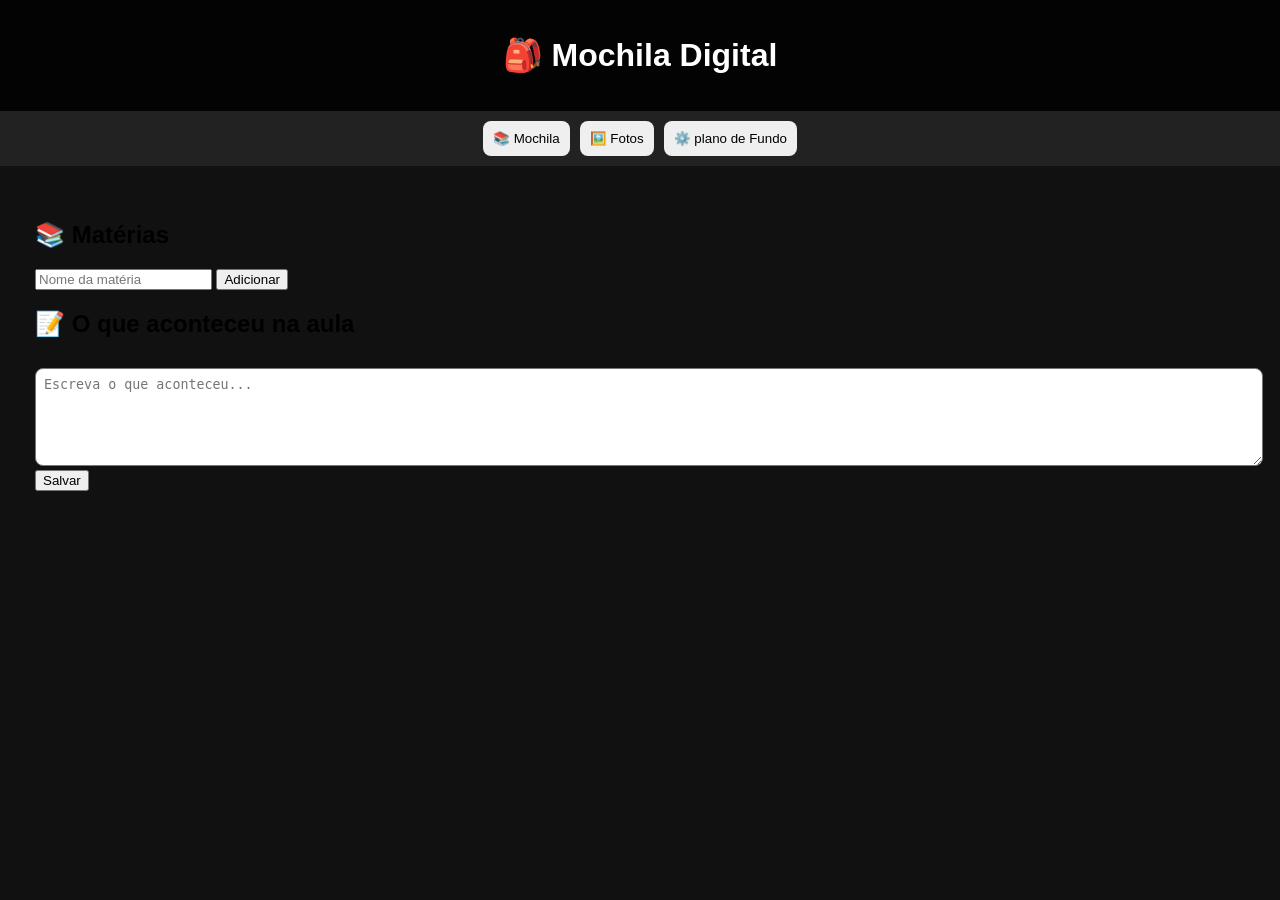
<file: index.html>
<!DOCTYPE html>
<html lang="pt-br">
<head>
  <meta charset="UTF-8">
  <meta name="viewport" content="width=device-width, initial-scale=1.0">
  <title>Mochila Digital</title>
  <style>
    body {
      font-family: Arial, sans-serif;
      margin: 0;
      padding: 0;
      transition: 0.3s;
      background: #111;
      color: #000;
    }

    header {
      background: rgba(0,0,0,0.85);
      color: white;
      padding: 15px;
      text-align: center;
    }

    .menu {
      display: flex;
      justify-content: center;
      gap: 10px;
      background: #222;
      padding: 10px;
    }

    .menu button {
      padding: 10px;
      border: none;
      cursor: pointer;
      border-radius: 8px;
    }

    .container {
      padding: 20px;
    }

    .aba {
      display: none;
    }

    .ativa {
      display: block;
    }

    .materia, .nota {
      background: rgba(255,255,255,0.9);
      padding: 10px;
      margin: 10px 0;
      border-radius: 10px;
    }

    img {
      max-width: 120px;
      margin: 5px;
      border-radius: 10px;
    }

    #materias {
      min-height: 300px;
      padding: 15px;
      border-radius: 12px;
      background-size: cover;
      background-position: center;
      transition: 0.3s;
    }

    textarea {
      width: 100%;
      height: 80px;
      margin-top: 10px;
      border-radius: 8px;
      padding: 8px;
    }
  </style>
</head>
<body>

<header>
  <h1>🎒 Mochila Digital</h1>
</header>

<div class="menu">
  <button onclick="trocarAba('materias')">📚 Mochila</button>
  <button onclick="trocarAba('fotos')">🖼️ Fotos</button>
  <button onclick="trocarAba('config')">⚙️ plano de Fundo</button>
</div>

<div class="container">

  <!-- ABA MOCHILA -->
  <div id="materias" class="aba ativa">
    <h2>📚 Matérias</h2>

    <input type="text" id="materiaInput" placeholder="Nome da matéria">
    <button onclick="addMateria()">Adicionar</button>

    <div id="listaMaterias"></div>

    <h2>📝 O que aconteceu na aula</h2>
    <textarea id="notaInput" placeholder="Escreva o que aconteceu..."></textarea>
    <button onclick="addNota()">Salvar</button>

    <div id="listaNotas"></div>
  </div>

  <!-- ABA FOTOS -->
  <div id="fotos" class="aba">
    <h2>🖼️ Fotos</h2>
    <input type="file" id="fotoInput" accept="image/*">
    <button onclick="addFoto()">Adicionar</button>

    <div id="galeria"></div>
  </div>

  <!-- ABA CONFIG -->
  <div id="config" class="aba">
    <h2>⚙️ Plano de Fundo (somente mochila)</h2>
    <input type="file" accept="image/*" onchange="changeBackground(event)">
  </div>

</div>

<script>
  function trocarAba(nome) {
    document.querySelectorAll('.aba').forEach(el => el.classList.remove('ativa'));
    document.getElementById(nome).classList.add('ativa');
  }

  function addMateria() {
    const input = document.getElementById('materiaInput');
    if (!input.value) return;

    const div = document.createElement('div');
    div.className = 'materia';
    div.innerHTML = `<strong contenteditable="true">${input.value}</strong> <button onclick="this.parentElement.remove()">Excluir</button>`;

    document.getElementById('listaMaterias').appendChild(div);
    input.value = '';
  }

  function addNota() {
    const input = document.getElementById('notaInput');
    if (!input.value) return;

    const div = document.createElement('div');
    div.className = 'nota';
    div.textContent = input.value;

    document.getElementById('listaNotas').appendChild(div);
    input.value = '';
  }

  // plano de Fundo só na mochila (aba materias)
  function c hangeBackground(event) {
    const file = event.target.files[0];
    if (!file) return;

    const reader = new FileReader();
    reader.onload = function(e) {
      const el = document.getElementById('materias');
      el.style.backgroundImage = `url(${e.target.result})`;
      localStorage.setItem('bg', e.target.result);
    };
    reader.readAsDataURL(file);
  }

  function addFoto() {
    const input = document.getElementById('fotoInput');
    const file = input.files[0];
    if (!file) return;

    const reader = new FileReader();
    reader.onload = function(e) {
      const img = document.createElement('img');
      img.src = e.target.result;
      document.getElementById('galeria').appendChild(img);
    };
    reader.readAsDataURL(file);
    input.value = '';
  }

  window.onload = function() {
    const bg = localStorage.getItem('bg');
    if (bg) {
      document.getElementById('materias').style.backgroundImage = `url(${bg})`;
    }
  }
</script>

</body>
</html>
</file>
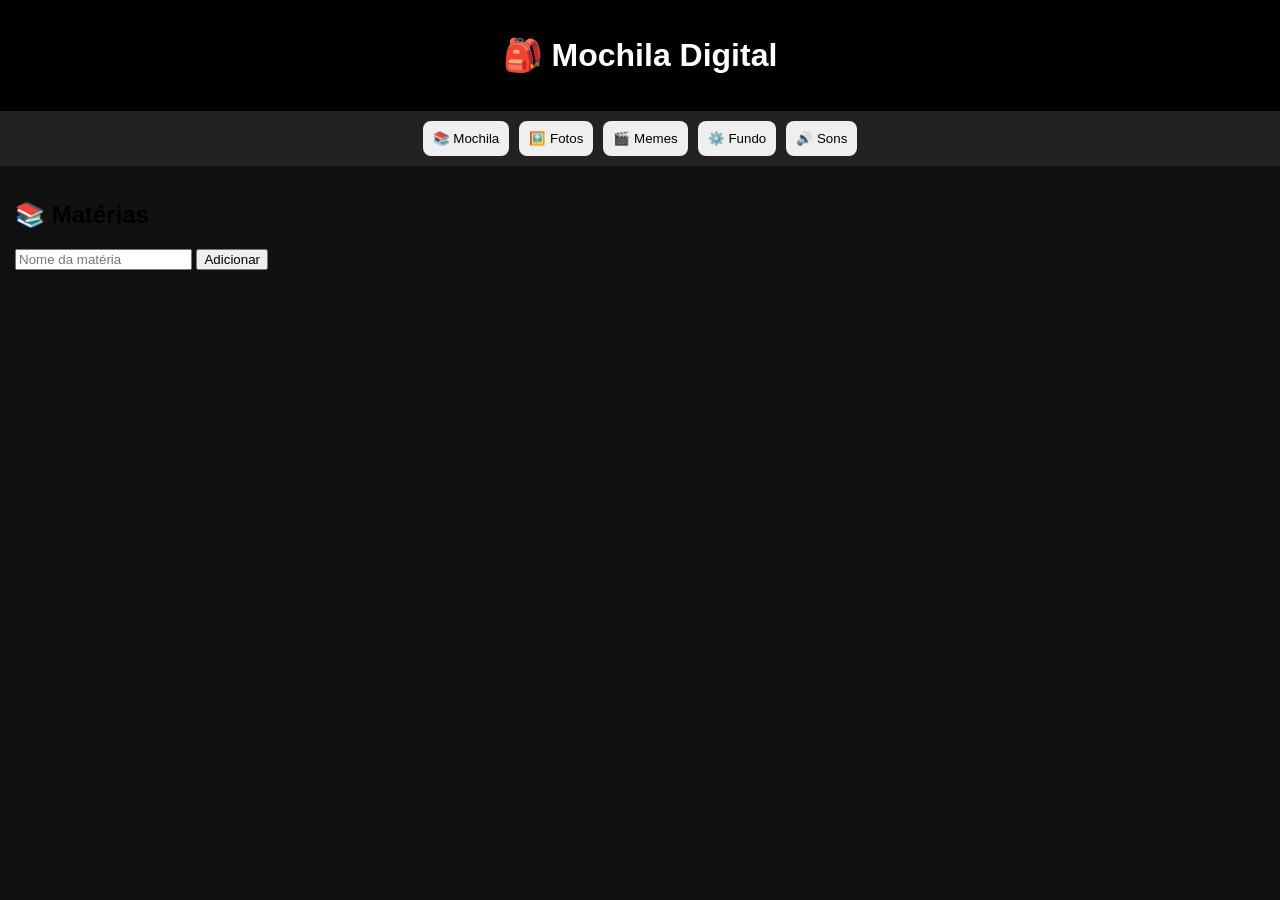
<file: lucas.html>
<!DOCTYPE html>
<html lang="pt-br">
<head>
<meta charset="UTF-8">
<meta name="viewport" content="width=device-width, initial-scale=1.0">
<title>Mochila Digital</title>

<style>
body{
  margin:0;
  font-family:Arial;
  background:#111;
  color:#000;
}

/* HEADER */
header{
  background:#000;
  color:white;
  text-align:center;
  padding:15px;
}

/* MENU */
.menu{
  display:flex;
  justify-content:center;
  gap:10px;
  background:#222;
  padding:10px;
}
.menu button{
  padding:10px;
  border:none;
  border-radius:8px;
  cursor:pointer;
}

/* ABAS */
.aba{display:none; padding:15px;}
.ativa{display:block;}

/* MOCHILA */
#materias{
  min-height:300px;
  background-size:cover;
  background-position:center;
  transition:0.3s;
}

/* BILHETE DE MATÉRIA */
.materia{
  background:white;
  padding:10px;
  margin:10px 0;
  border-radius:10px;
}
.materia textarea{
  width:100%;
  height:80px;
  border-radius:8px;
}

/* FOTOS */
img{
  max-width:120px;
  margin:5px;
  border-radius:10px;
}

/* MEMES FEED (TIKTOK STYLE) */
#feed{
  height:100vh;
  overflow-y:scroll;
  scroll-snap-type:y mandatory;
}

.item{
  height:100vh;
  scroll-snap-align:start;
  display:flex;
  justify-content:center;
  align-items:center;
  background:black;
}

.item img, .item video{
  max-width:100%;
  max-height:100%;
}

/* BOTÃO FIXO MEME */
.uploadMeme{
  position:fixed;
  bottom:20px;
  right:20px;
  padding:10px;
  border-radius:10px;
}
</style>
</head>

<body>

<header>
<h1>🎒 Mochila Digital</h1>
</header>

<div class="menu">
<button onclick="trocar('materias')">📚 Mochila</button>
<button onclick="trocar('fotos')">🖼️ Fotos</button>
<button onclick="trocar('memes')">🎬 Memes</button>
<button onclick="trocar('config')">⚙️ Fundo</button>
<!-- BOTÃO SONS -->
<button onclick="toggleSom()">🔊 Sons</button>
</div>

<div id="materias" class="aba ativa">

<h2>📚 Matérias</h2>

<input id="materiaNome" placeholder="Nome da matéria">
<button onclick="addMateria()">Adicionar</button>

<div id="listaMaterias"></div>

</div>

<!-- FOTOS -->
<div id="fotos" class="aba">
<h2>🖼️ Fotos</h2>
<input type="file" id="fotoInput" accept="image/*">
<button onclick="addFoto()">Adicionar</button>
<div id="galeria"></div>
</div>

<!-- MEMES -->
<div id="memes" class="aba">

<h2>🎬 Feed de Memes</h2>

<div id="feed"></div>

<input type="file" id="memeInput" accept="image/*,video/*">
<button class="uploadMeme" onclick="addMeme()">➕</button>

</div>

<!-- CONFIG -->
<div id="config" class="aba">
<h2>⚙️ Fundo da Mochila</h2>
<input type="file" accept="image/*" onchange="bg(event)">
</div>

<script>

function trocar(id){
  document.querySelectorAll('.aba').forEach(a=>a.classList.remove('ativa'));
  document.getElementById(id).classList.add('ativa');
}

/* =========================
   MATÉRIAS COMO BILHETE
========================= */
function addMateria(){
  const nome = document.getElementById('materiaNome');
  if(!nome.value) return;

  const div = document.createElement('div');
  div.className="materia";

  div.innerHTML=`
    <h3 contenteditable="true">${nome.value}</h3>
    <textarea placeholder="Escreva o que aconteceu na aula..."></textarea>
    <button onclick="this.parentElement.remove()">🗑️ Excluir</button>
  `;

  document.getElementById('listaMaterias').appendChild(div);
  nome.value="";
}

/* =========================
   FOTOS
========================= */
function addFoto(){
  const input=document.getElementById('fotoInput');
  const file=input.files[0];
  if(!file) return;

  const r=new FileReader();
  r.onload=e=>{
    const img=document.createElement('img');
    img.src=e.target.result;
    document.getElementById('galeria').appendChild(img);
  }
  r.readAsDataURL(file);
}

/* =========================
   MEMES TIKTOK STYLE
========================= */
function addMeme(){
  const input=document.getElementById('memeInput');
  const file=input.files[0];
  if(!file) return;

  const r=new FileReader();
  r.onload=e=>{
    const div=document.createElement('div');
    div.className="item";

    if(file.type.startsWith("video")){
      div.innerHTML=`<video src="${e.target.result}" controls autoplay loop></video>`;
    } else {
      div.innerHTML=`<img src="${e.target.result}">`;
    }

    document.getElementById('feed').appendChild(div);
  }

  r.readAsDataURL(file);
  input.value="";
}

/* =========================
   FUNDO
========================= */
function bg(e){
  const file=e.target.files[0];
  const r=new FileReader();

  r.onload=ev=>{
    document.getElementById('materias').style.backgroundImage=`url(${ev.target.result})`;
    localStorage.setItem('bg',ev.target.result);
  }

  r.readAsDataURL(file);
}

window.onload=()=>{
  const bg=localStorage.getItem('bg');
  if(bg){
    document.getElementById('materias').style.backgroundImage=`url(${bg})`;
  }
}

/* =========================
   SONS POR TECLA
========================= */
let somLigado = true;

// liga/desliga som
function toggleSom(){
  somLigado = !somLigado;
  alert("Sons: " + (somLigado ? "LIGADO 🔊" : "DESLIGADO 🔇"));
}

// sons por tecla (adicione seus arquivos mp3 na mesma pasta)
const sons = {
  "l": "mario_jump.mp3",
  "i": "sonic_hit.mp3",
  "f": "roblox_damage.mp3",
  "a": "boing.mp3",
  "s": "fail.mp3",
  "d": "coin.mp3",
  "j": "pop.mp3",
  "k": "laser.mp3",
  "p": "punch.mp3"
};

// toca som
function tocarSom(tecla){
  if(!somLigado) return;

  tecla = tecla.toLowerCase();

  if(sons[tecla]){
    const audio = new Audio(sons[tecla]);
    audio.play().catch(()=>somFallback());
  } else {
    somFallback();
  }
}

// fallback som engraçado
function somFallback(){
  if(!somLigado) return;

  const ctx = new (window.AudioContext || window.webkitAudioContext)();
  const osc = ctx.createOscillator();
  const gain = ctx.createGain();

  osc.type = "square";
  osc.frequency.value = 150 + Math.random()*800;

  gain.gain.value = 0.08;

  osc.connect(gain);
  gain.connect(ctx.destination);

  osc.start();
  osc.stop(ctx.currentTime + 0.12);
}

// captura teclado
document.addEventListener("keydown", (e)=>{
  tocarSom(e.key);
});

</script>

</body>
</html>
</file>
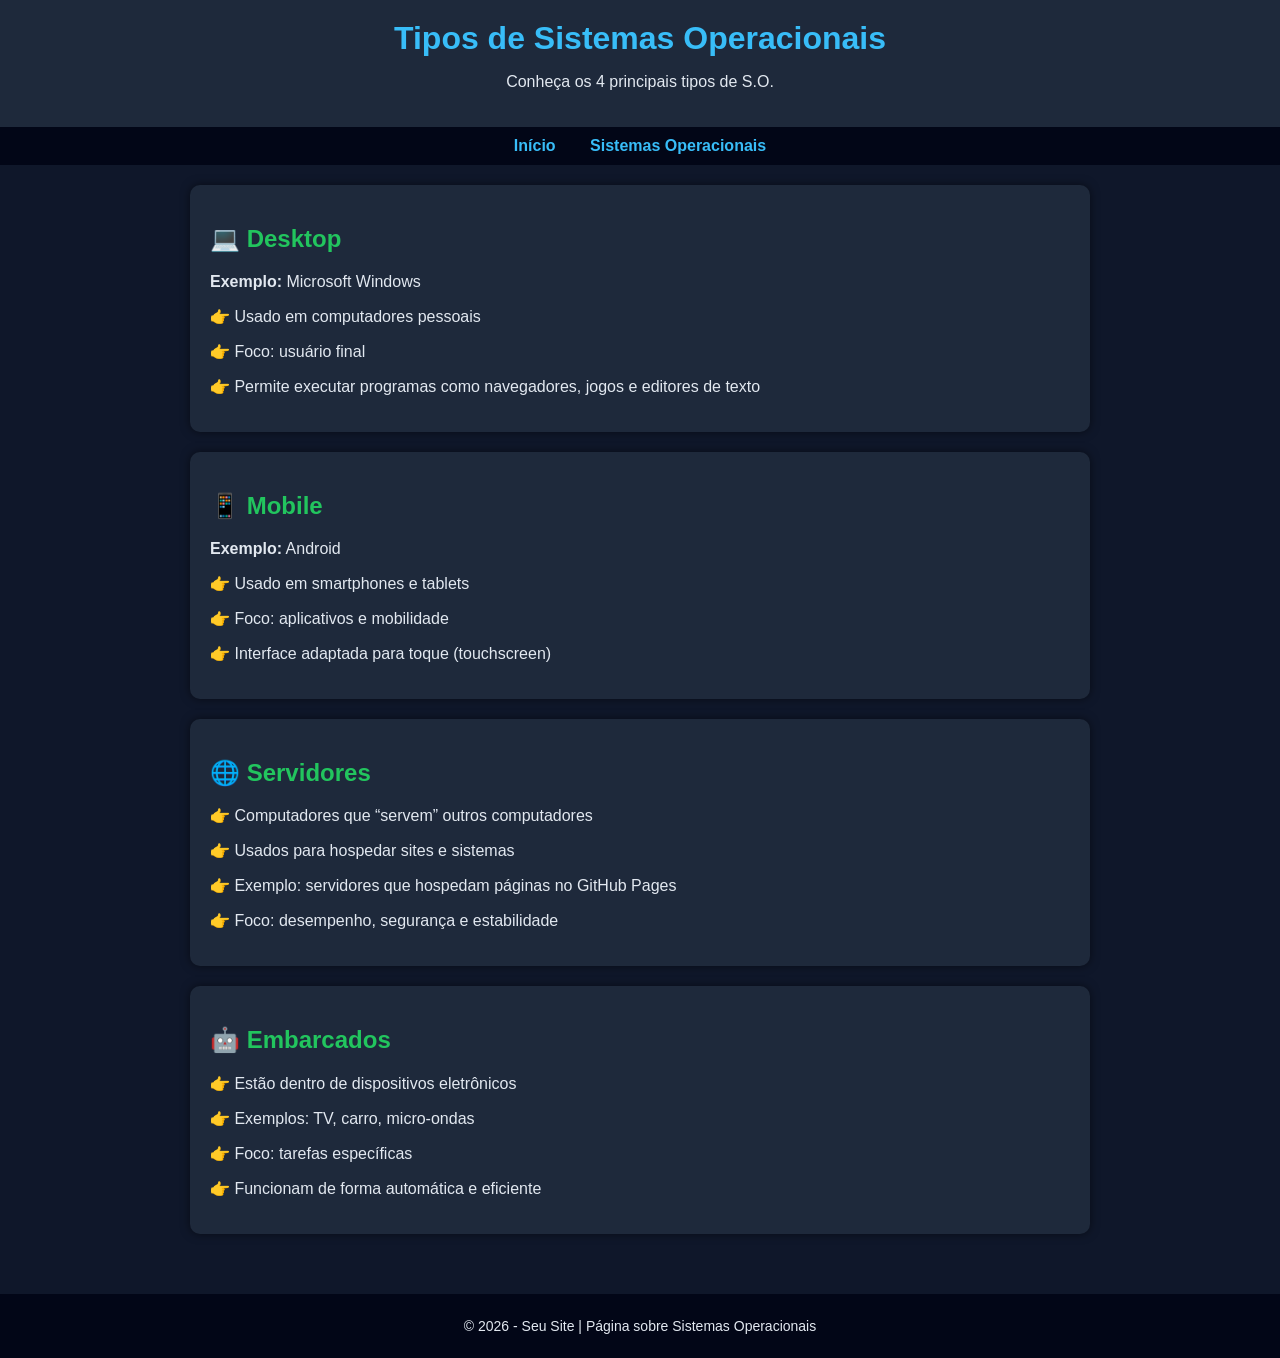
<file: negao.html>
<!DOCTYPE html>
<html lang="pt-BR">
<head>
    <meta charset="UTF-8">
    <meta name="viewport" content="width=device-width, initial-scale=1.0">
    <title>Tipos de Sistemas Operacionais</title>
    <style>
        body {
            font-family: Arial, sans-serif;
            margin: 0;
            background: #0f172a;
            color: #e2e8f0;
        }

        header {
            background: #1e293b;
            padding: 20px;
            text-align: center;
        }

        header h1 {
            margin: 0;
            color: #38bdf8;
        }

        nav {
            background: #020617;
            padding: 10px;
            text-align: center;
        }

        nav a {
            color: #38bdf8;
            text-decoration: none;
            margin: 0 15px;
            font-weight: bold;
        }

        nav a:hover {
            color: #facc15;
        }

        .container {
            padding: 20px;
            max-width: 900px;
            margin: auto;
        }

        .card {
            background: #1e293b;
            border-radius: 10px;
            padding: 20px;
            margin-bottom: 20px;
            box-shadow: 0 0 10px rgba(0,0,0,0.5);
        }

        .card h2 {
            color: #22c55e;
        }

        footer {
            background: #020617;
            text-align: center;
            padding: 10px;
            margin-top: 20px;
            font-size: 14px;
        }
    </style>
</head>
<body>

<header>
    <h1>Tipos de Sistemas Operacionais</h1>
    <p>Conheça os 4 principais tipos de S.O.</p>
</header>

<nav>
    <a href="index.html">Início</a>
    <a href="so.html">Sistemas Operacionais</a>
</nav>

<div class="container">

    <div class="card">
        <h2>💻 Desktop</h2>
        <p><strong>Exemplo:</strong> Microsoft Windows</p>
        <p>👉 Usado em computadores pessoais</p>
        <p>👉 Foco: usuário final</p>
        <p>👉 Permite executar programas como navegadores, jogos e editores de texto</p>
    </div>

    <div class="card">
        <h2>📱 Mobile</h2>
        <p><strong>Exemplo:</strong> Android</p>
        <p>👉 Usado em smartphones e tablets</p>
        <p>👉 Foco: aplicativos e mobilidade</p>
        <p>👉 Interface adaptada para toque (touchscreen)</p>
    </div>

    <div class="card">
        <h2>🌐 Servidores</h2>
        <p>👉 Computadores que “servem” outros computadores</p>
        <p>👉 Usados para hospedar sites e sistemas</p>
        <p>👉 Exemplo: servidores que hospedam páginas no GitHub Pages</p>
        <p>👉 Foco: desempenho, segurança e estabilidade</p>
    </div>

    <div class="card">
        <h2>🤖 Embarcados</h2>
        <p>👉 Estão dentro de dispositivos eletrônicos</p>
        <p>👉 Exemplos: TV, carro, micro-ondas</p>
        <p>👉 Foco: tarefas específicas</p>
        <p>👉 Funcionam de forma automática e eficiente</p>
    </div>

</div>

<footer>
    <p>© 2026 - Seu Site | Página sobre Sistemas Operacionais</p>
</footer>

</body>
</html>
</file>
